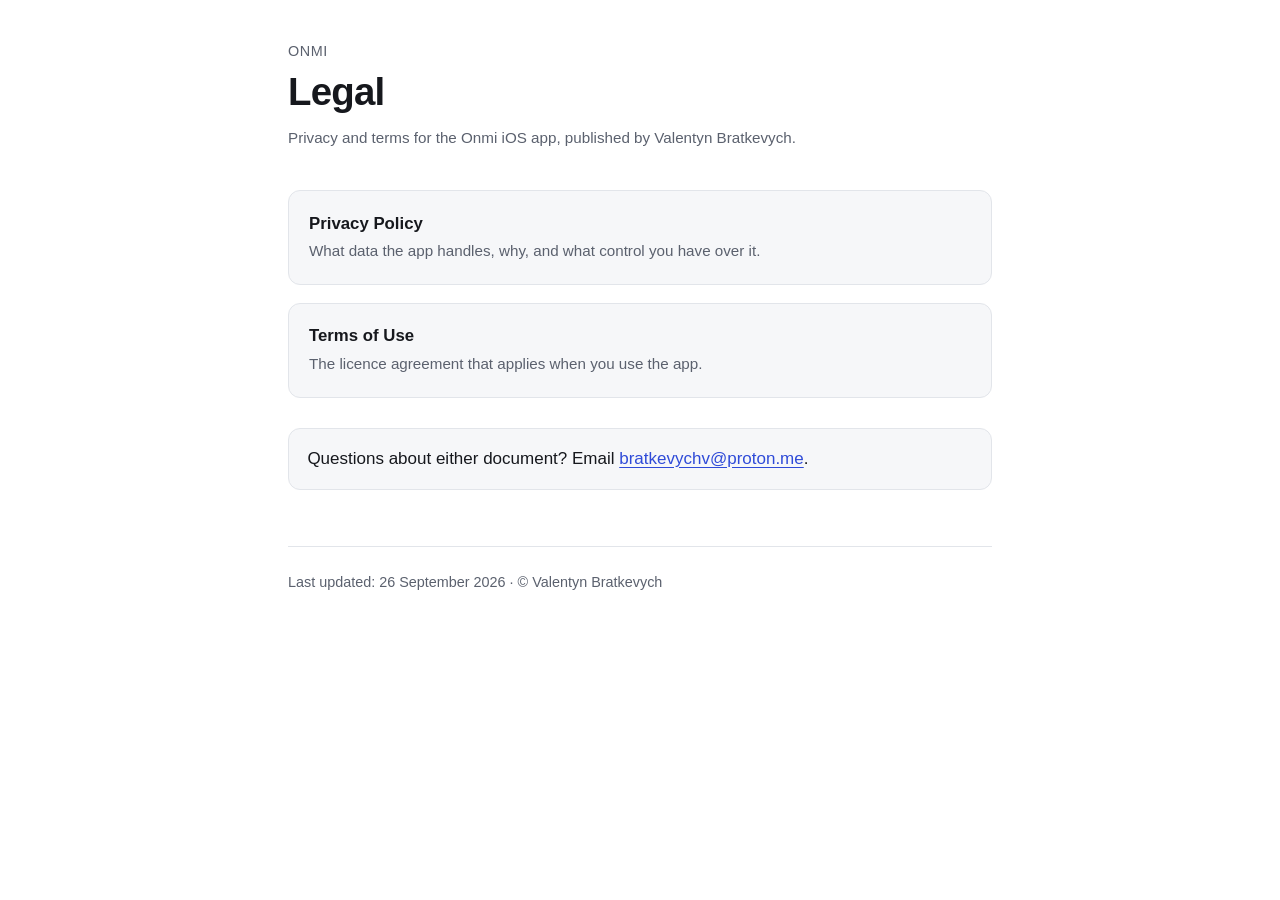
<file: index.html>
<!doctype html>
<html lang="en">
<head>
  <meta charset="utf-8">
  <meta name="viewport" content="width=device-width, initial-scale=1">
  <title>Onmi — Legal</title>
  <link rel="stylesheet" href="styles.css">
</head>
<body>
  <header>
    <p class="eyebrow">Onmi</p>
    <h1>Legal</h1>
    <p class="meta">Privacy and terms for the Onmi iOS app, published by Valentyn Bratkevych.</p>
  </header>

  <main>
    <ul class="card-list">
      <li>
        <a class="card" href="privacy-policy.html">
          <strong>Privacy Policy</strong>
          <span>What data the app handles, why, and what control you have over it.</span>
        </a>
      </li>
      <li>
        <a class="card" href="terms-of-service.html">
          <strong>Terms of Use</strong>
          <span>The licence agreement that applies when you use the app.</span>
        </a>
      </li>
    </ul>

    <div class="callout">
      <p>Questions about either document? Email <a href="mailto:bratkevychv@proton.me">bratkevychv@proton.me</a>.</p>
    </div>
  </main>

  <footer>
    <p>Last updated: 26 September 2026 · © Valentyn Bratkevych</p>
  </footer>
</body>
</html>
</file>
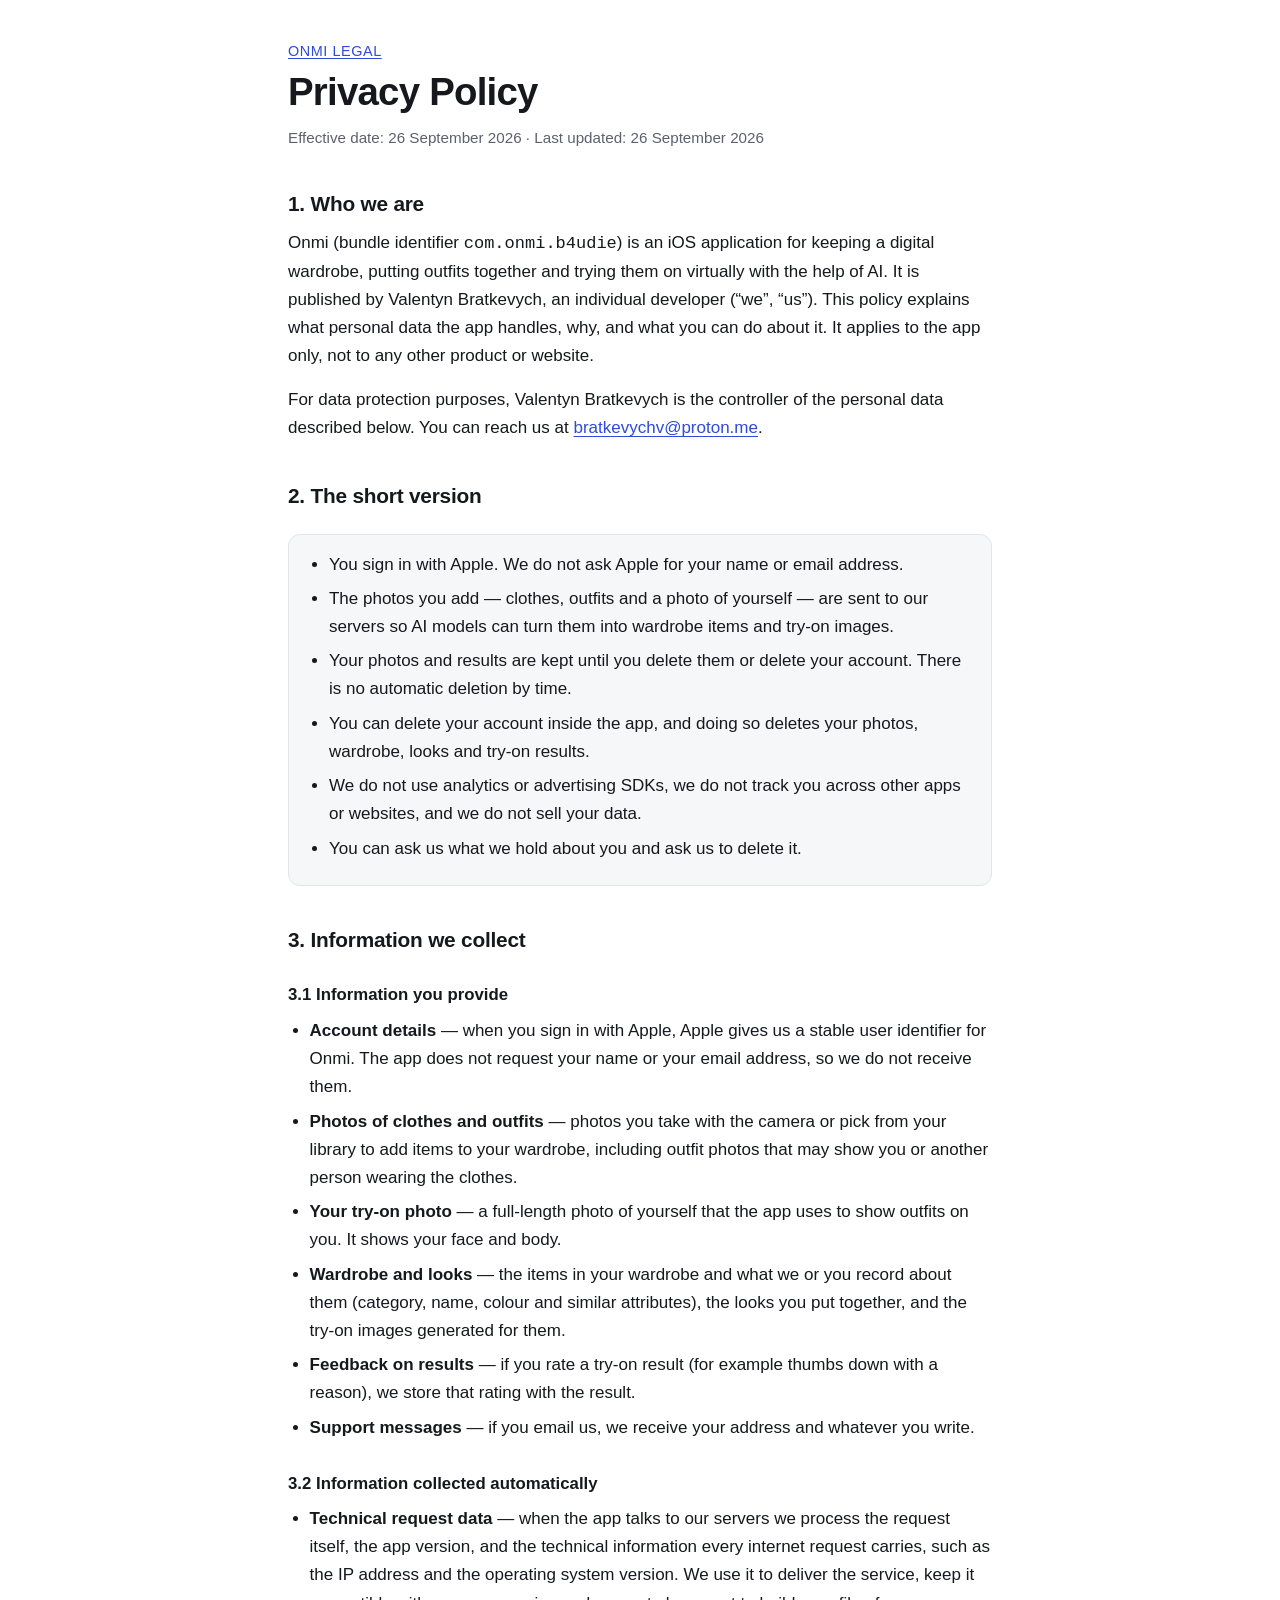
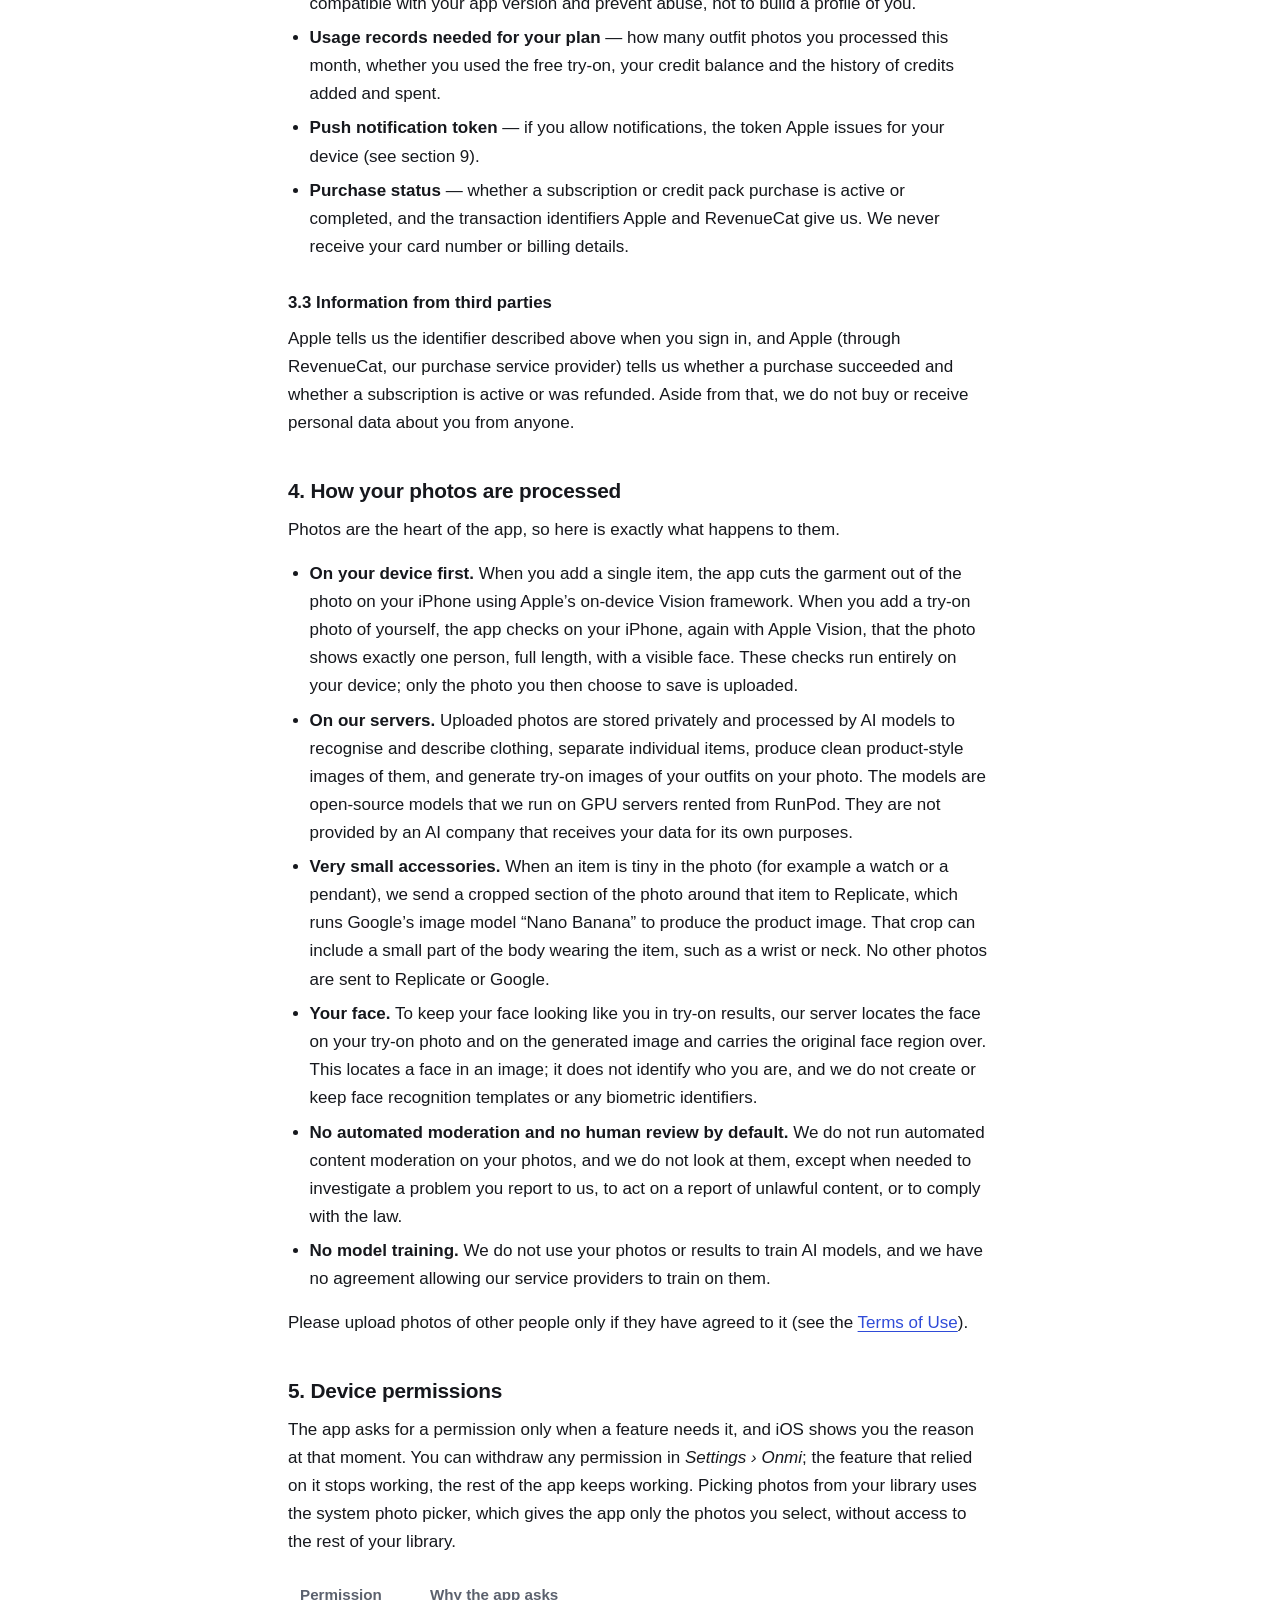
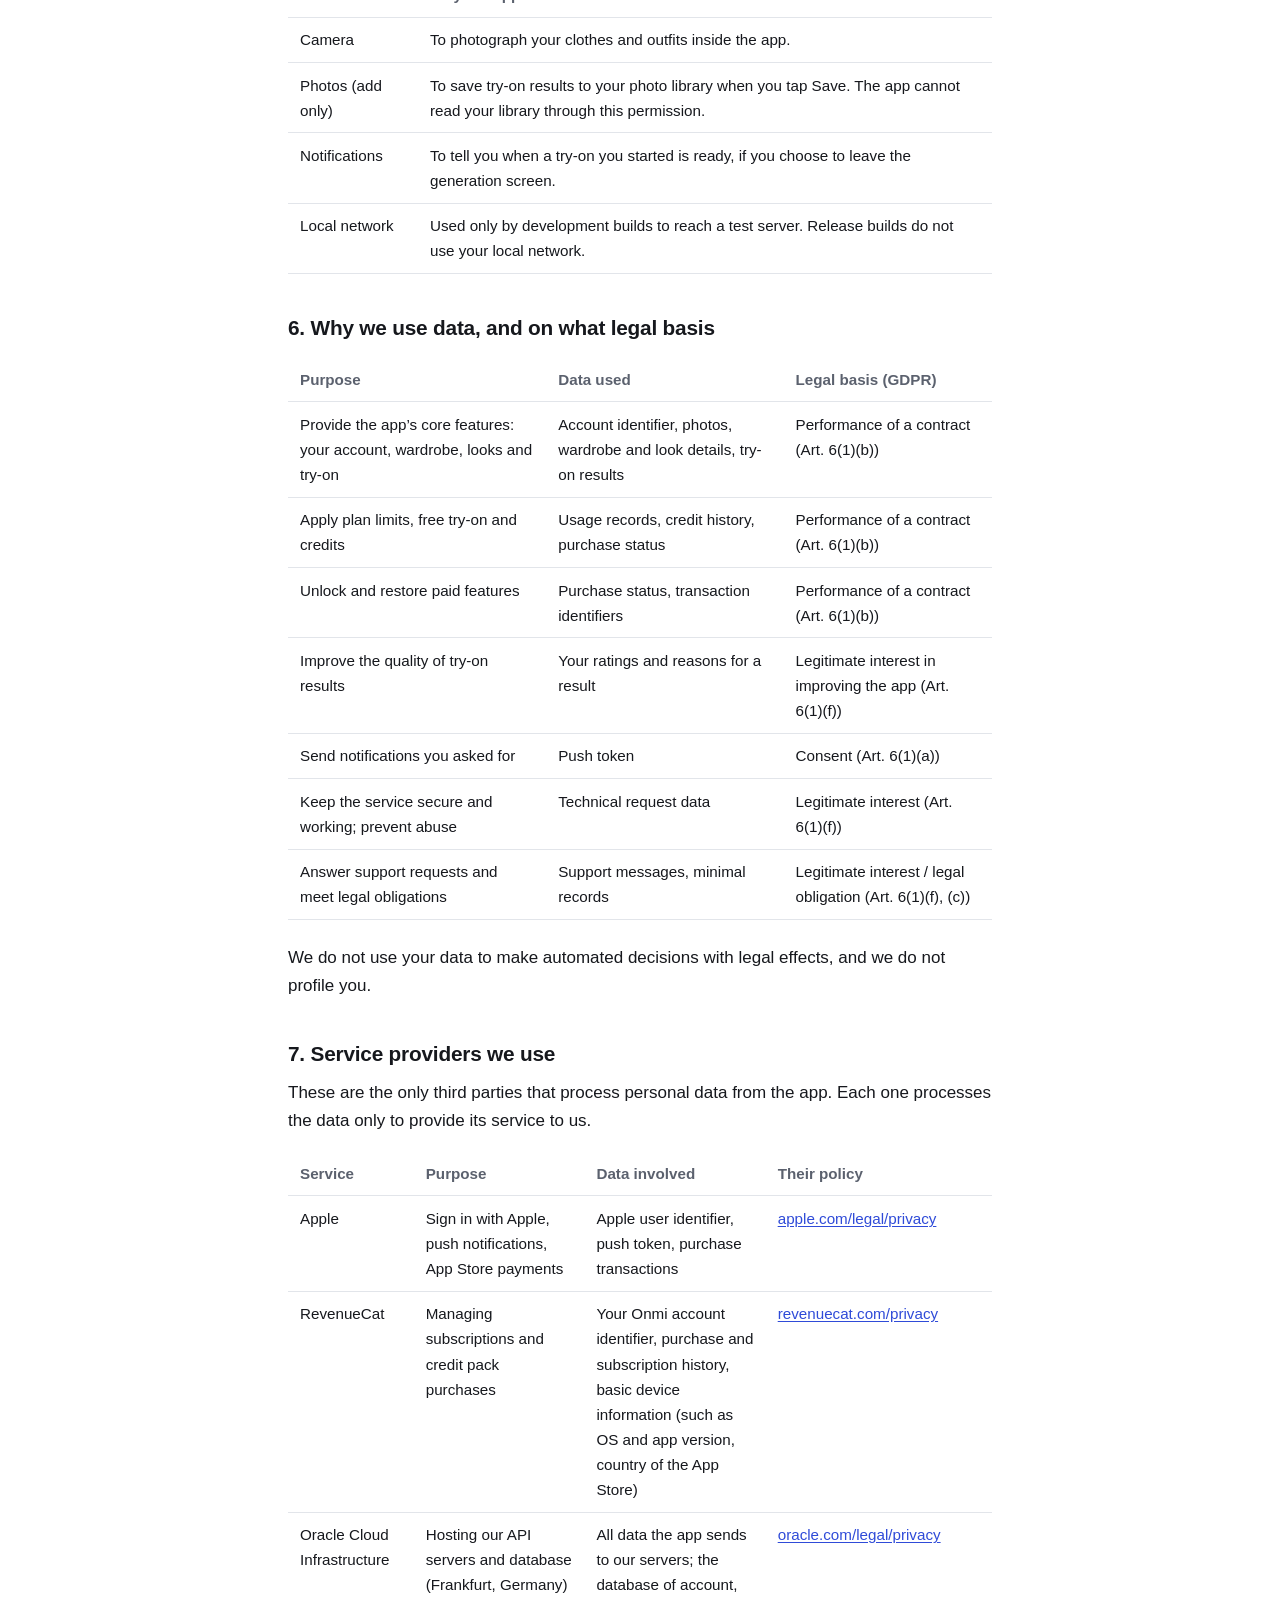
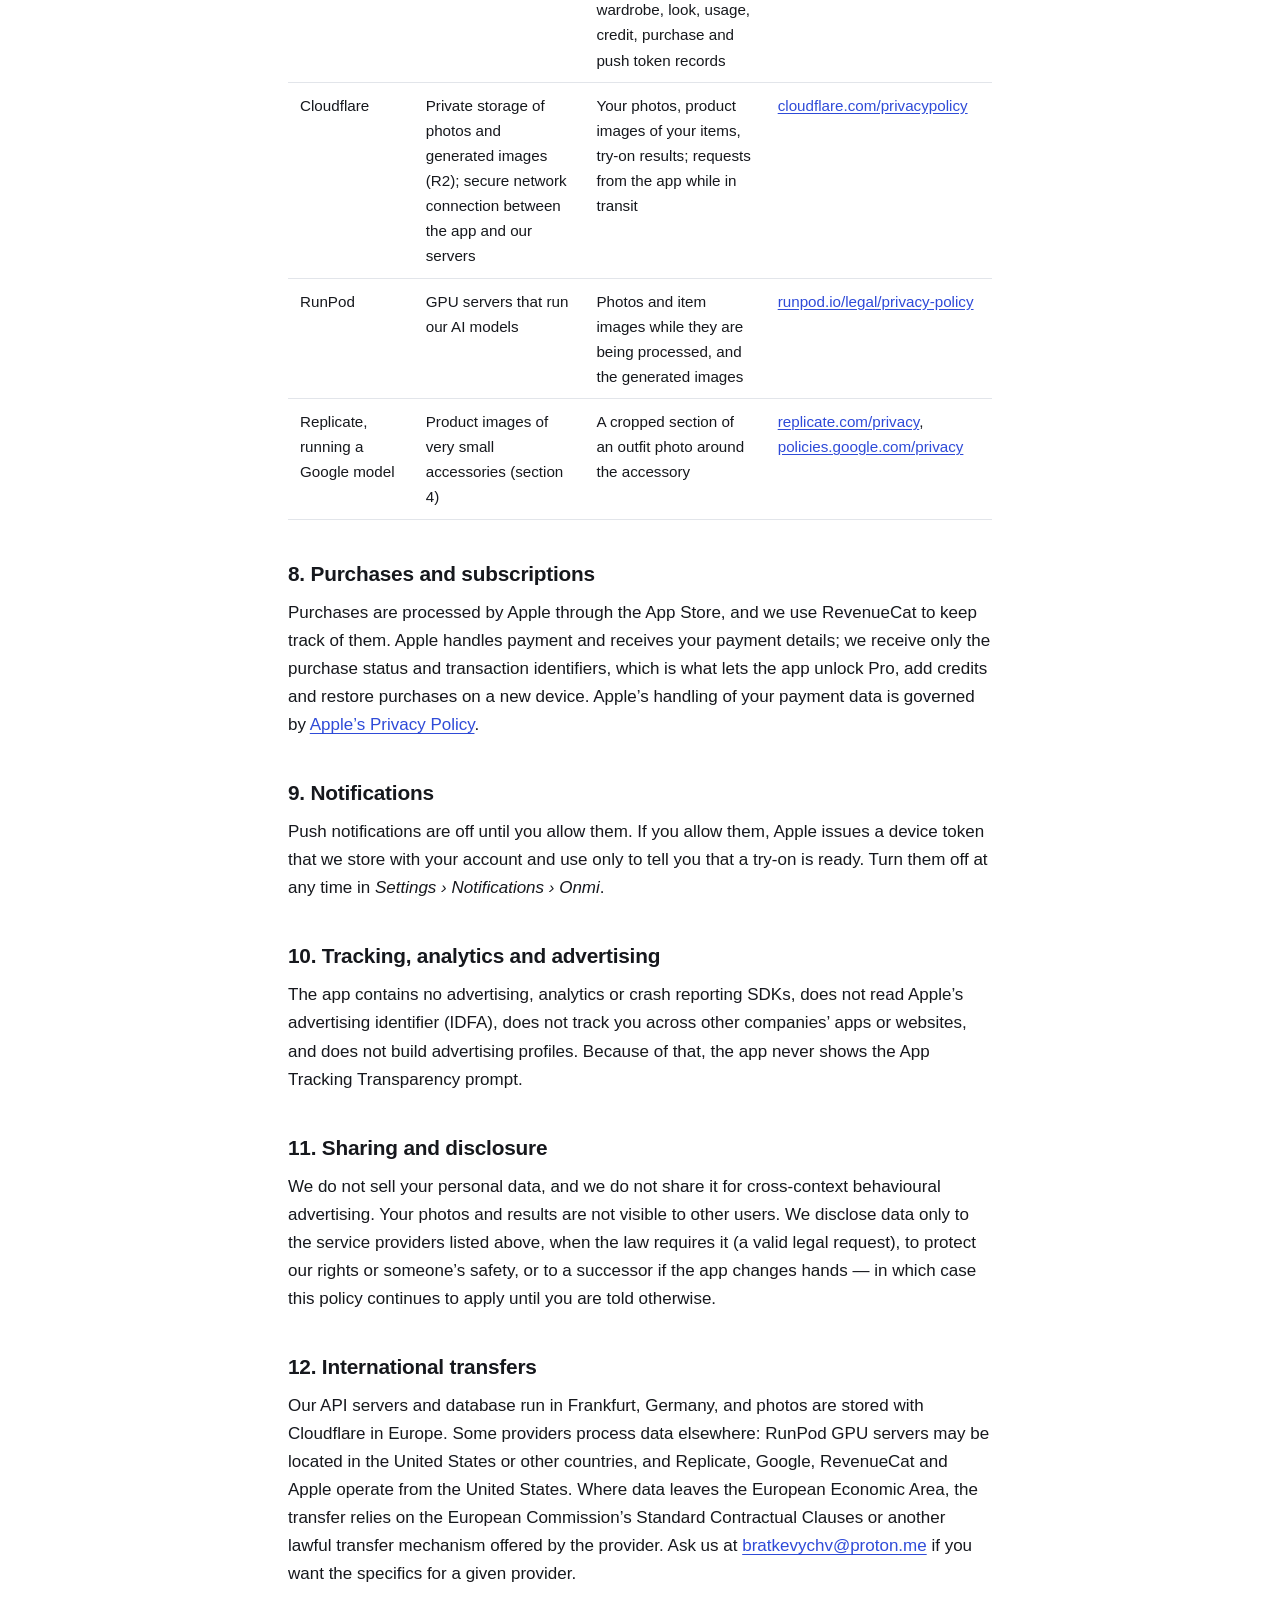
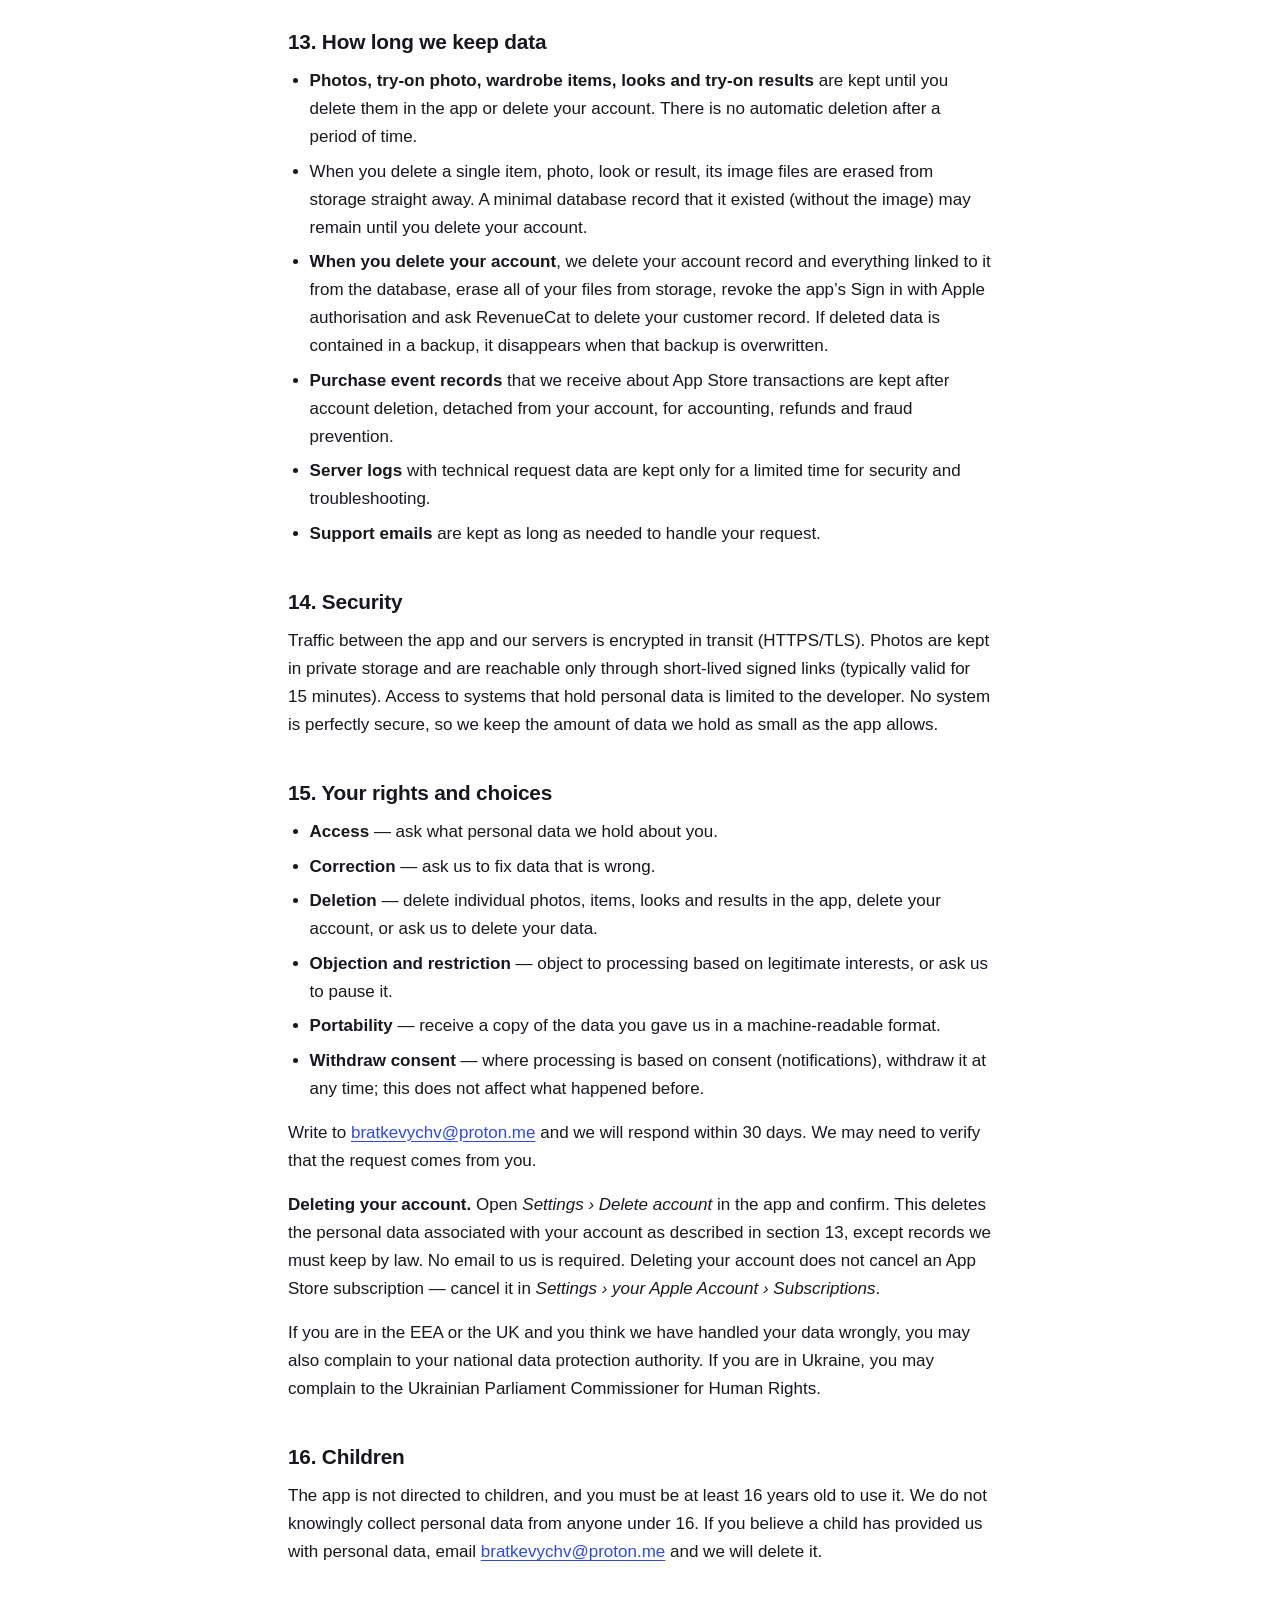
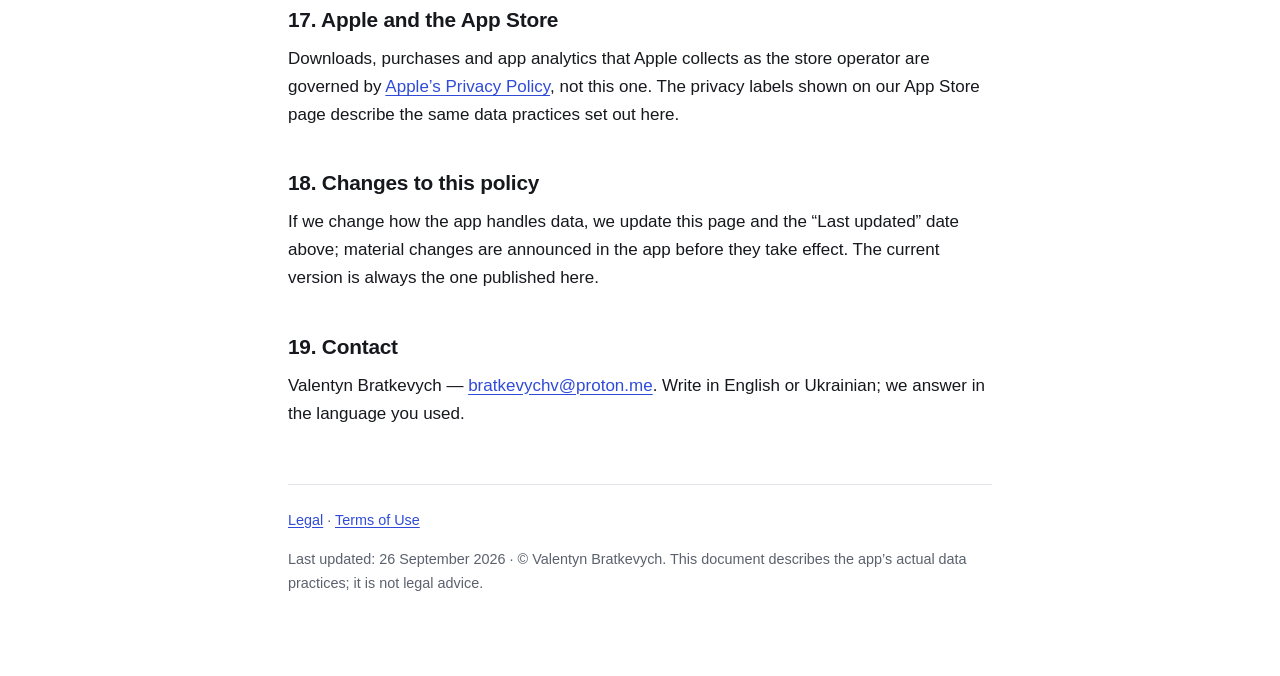
<file: privacy-policy.html>
<!doctype html>
<html lang="en">
<head>
  <meta charset="utf-8">
  <meta name="viewport" content="width=device-width, initial-scale=1">
  <title>Onmi — Privacy Policy</title>
  <link rel="stylesheet" href="styles.css">
</head>
<body>
  <header>
    <p class="eyebrow"><a href="index.html">Onmi Legal</a></p>
    <h1>Privacy Policy</h1>
    <p class="meta">Effective date: 26 September 2026 · Last updated: 26 September 2026</p>
  </header>

  <main>
    <h2>1. Who we are</h2>
    <p>
      Onmi (bundle identifier <code>com.onmi.b4udie</code>) is an iOS application for keeping a digital
      wardrobe, putting outfits together and trying them on virtually with the help of AI. It is
      published by Valentyn Bratkevych, an individual developer (&ldquo;we&rdquo;, &ldquo;us&rdquo;).
      This policy explains what personal data the app handles, why, and what you can do about it. It
      applies to the app only, not to any other product or website.
    </p>
    <p>
      For data protection purposes, Valentyn Bratkevych is the controller of the personal data described
      below. You can reach us at
      <a href="mailto:bratkevychv@proton.me">bratkevychv@proton.me</a>.
    </p>

    <h2>2. The short version</h2>
    <div class="callout">
      <ul>
        <li>You sign in with Apple. We do not ask Apple for your name or email address.</li>
        <li>The photos you add — clothes, outfits and a photo of yourself — are sent to our servers so AI models can turn them into wardrobe items and try-on images.</li>
        <li>Your photos and results are kept until you delete them or delete your account. There is no automatic deletion by time.</li>
        <li>You can delete your account inside the app, and doing so deletes your photos, wardrobe, looks and try-on results.</li>
        <li>We do not use analytics or advertising SDKs, we do not track you across other apps or websites, and we do not sell your data.</li>
        <li>You can ask us what we hold about you and ask us to delete it.</li>
      </ul>
    </div>

    <h2>3. Information we collect</h2>

    <h3>3.1 Information you provide</h3>
    <ul>
      <li><strong>Account details</strong> — when you sign in with Apple, Apple gives us a stable user identifier for Onmi. The app does not request your name or your email address, so we do not receive them.</li>
      <li><strong>Photos of clothes and outfits</strong> — photos you take with the camera or pick from your library to add items to your wardrobe, including outfit photos that may show you or another person wearing the clothes.</li>
      <li><strong>Your try-on photo</strong> — a full-length photo of yourself that the app uses to show outfits on you. It shows your face and body.</li>
      <li><strong>Wardrobe and looks</strong> — the items in your wardrobe and what we or you record about them (category, name, colour and similar attributes), the looks you put together, and the try-on images generated for them.</li>
      <li><strong>Feedback on results</strong> — if you rate a try-on result (for example thumbs down with a reason), we store that rating with the result.</li>
      <li><strong>Support messages</strong> — if you email us, we receive your address and whatever you write.</li>
    </ul>

    <h3>3.2 Information collected automatically</h3>
    <ul>
      <li><strong>Technical request data</strong> — when the app talks to our servers we process the request itself, the app version, and the technical information every internet request carries, such as the IP address and the operating system version. We use it to deliver the service, keep it compatible with your app version and prevent abuse, not to build a profile of you.</li>
      <li><strong>Usage records needed for your plan</strong> — how many outfit photos you processed this month, whether you used the free try-on, your credit balance and the history of credits added and spent.</li>
      <li><strong>Push notification token</strong> — if you allow notifications, the token Apple issues for your device (see section 9).</li>
      <li><strong>Purchase status</strong> — whether a subscription or credit pack purchase is active or completed, and the transaction identifiers Apple and RevenueCat give us. We never receive your card number or billing details.</li>
    </ul>

    <h3>3.3 Information from third parties</h3>
    <p>
      Apple tells us the identifier described above when you sign in, and Apple (through RevenueCat, our
      purchase service provider) tells us whether a purchase succeeded and whether a subscription is
      active or was refunded. Aside from that, we do not buy or receive personal data about you from
      anyone.
    </p>

    <h2>4. How your photos are processed</h2>
    <p>
      Photos are the heart of the app, so here is exactly what happens to them.
    </p>
    <ul>
      <li><strong>On your device first.</strong> When you add a single item, the app cuts the garment out of the photo on your iPhone using Apple&rsquo;s on-device Vision framework. When you add a try-on photo of yourself, the app checks on your iPhone, again with Apple Vision, that the photo shows exactly one person, full length, with a visible face. These checks run entirely on your device; only the photo you then choose to save is uploaded.</li>
      <li><strong>On our servers.</strong> Uploaded photos are stored privately and processed by AI models to recognise and describe clothing, separate individual items, produce clean product-style images of them, and generate try-on images of your outfits on your photo. The models are open-source models that we run on GPU servers rented from RunPod. They are not provided by an AI company that receives your data for its own purposes.</li>
      <li><strong>Very small accessories.</strong> When an item is tiny in the photo (for example a watch or a pendant), we send a cropped section of the photo around that item to Replicate, which runs Google&rsquo;s image model &ldquo;Nano Banana&rdquo; to produce the product image. That crop can include a small part of the body wearing the item, such as a wrist or neck. No other photos are sent to Replicate or Google.</li>
      <li><strong>Your face.</strong> To keep your face looking like you in try-on results, our server locates the face on your try-on photo and on the generated image and carries the original face region over. This locates a face in an image; it does not identify who you are, and we do not create or keep face recognition templates or any biometric identifiers.</li>
      <li><strong>No automated moderation and no human review by default.</strong> We do not run automated content moderation on your photos, and we do not look at them, except when needed to investigate a problem you report to us, to act on a report of unlawful content, or to comply with the law.</li>
      <li><strong>No model training.</strong> We do not use your photos or results to train AI models, and we have no agreement allowing our service providers to train on them.</li>
    </ul>
    <p>
      Please upload photos of other people only if they have agreed to it (see the
      <a href="terms-of-service.html">Terms of Use</a>).
    </p>

    <h2>5. Device permissions</h2>
    <p>
      The app asks for a permission only when a feature needs it, and iOS shows you the reason at that
      moment. You can withdraw any permission in <em>Settings &rsaquo; Onmi</em>; the feature that relied
      on it stops working, the rest of the app keeps working. Picking photos from your library uses the
      system photo picker, which gives the app only the photos you select, without access to the rest of
      your library.
    </p>
    <div class="table-wrap">
      <table>
        <thead><tr><th>Permission</th><th>Why the app asks</th></tr></thead>
        <tbody>
          <tr><td>Camera</td><td>To photograph your clothes and outfits inside the app.</td></tr>
          <tr><td>Photos (add only)</td><td>To save try-on results to your photo library when you tap Save. The app cannot read your library through this permission.</td></tr>
          <tr><td>Notifications</td><td>To tell you when a try-on you started is ready, if you choose to leave the generation screen.</td></tr>
          <tr><td>Local network</td><td>Used only by development builds to reach a test server. Release builds do not use your local network.</td></tr>
        </tbody>
      </table>
    </div>

    <h2>6. Why we use data, and on what legal basis</h2>
    <div class="table-wrap">
      <table>
        <thead><tr><th>Purpose</th><th>Data used</th><th>Legal basis (GDPR)</th></tr></thead>
        <tbody>
          <tr>
            <td>Provide the app&rsquo;s core features: your account, wardrobe, looks and try-on</td>
            <td>Account identifier, photos, wardrobe and look details, try-on results</td>
            <td>Performance of a contract (Art. 6(1)(b))</td>
          </tr>
          <tr>
            <td>Apply plan limits, free try-on and credits</td>
            <td>Usage records, credit history, purchase status</td>
            <td>Performance of a contract (Art. 6(1)(b))</td>
          </tr>
          <tr>
            <td>Unlock and restore paid features</td>
            <td>Purchase status, transaction identifiers</td>
            <td>Performance of a contract (Art. 6(1)(b))</td>
          </tr>
          <tr>
            <td>Improve the quality of try-on results</td>
            <td>Your ratings and reasons for a result</td>
            <td>Legitimate interest in improving the app (Art. 6(1)(f))</td>
          </tr>
          <tr>
            <td>Send notifications you asked for</td>
            <td>Push token</td>
            <td>Consent (Art. 6(1)(a))</td>
          </tr>
          <tr>
            <td>Keep the service secure and working; prevent abuse</td>
            <td>Technical request data</td>
            <td>Legitimate interest (Art. 6(1)(f))</td>
          </tr>
          <tr>
            <td>Answer support requests and meet legal obligations</td>
            <td>Support messages, minimal records</td>
            <td>Legitimate interest / legal obligation (Art. 6(1)(f), (c))</td>
          </tr>
        </tbody>
      </table>
    </div>
    <p>We do not use your data to make automated decisions with legal effects, and we do not profile you.</p>

    <h2>7. Service providers we use</h2>
    <p>
      These are the only third parties that process personal data from the app. Each one processes the
      data only to provide its service to us.
    </p>
    <div class="table-wrap">
      <table>
        <thead><tr><th>Service</th><th>Purpose</th><th>Data involved</th><th>Their policy</th></tr></thead>
        <tbody>
          <tr>
            <td>Apple</td>
            <td>Sign in with Apple, push notifications, App Store payments</td>
            <td>Apple user identifier, push token, purchase transactions</td>
            <td><a href="https://www.apple.com/legal/privacy/" rel="noopener">apple.com/legal/privacy</a></td>
          </tr>
          <tr>
            <td>RevenueCat</td>
            <td>Managing subscriptions and credit pack purchases</td>
            <td>Your Onmi account identifier, purchase and subscription history, basic device information (such as OS and app version, country of the App Store)</td>
            <td><a href="https://www.revenuecat.com/privacy" rel="noopener">revenuecat.com/privacy</a></td>
          </tr>
          <tr>
            <td>Oracle Cloud Infrastructure</td>
            <td>Hosting our API servers and database (Frankfurt, Germany)</td>
            <td>All data the app sends to our servers; the database of account, wardrobe, look, usage, credit, purchase and push token records</td>
            <td><a href="https://www.oracle.com/legal/privacy/" rel="noopener">oracle.com/legal/privacy</a></td>
          </tr>
          <tr>
            <td>Cloudflare</td>
            <td>Private storage of photos and generated images (R2); secure network connection between the app and our servers</td>
            <td>Your photos, product images of your items, try-on results; requests from the app while in transit</td>
            <td><a href="https://www.cloudflare.com/privacypolicy/" rel="noopener">cloudflare.com/privacypolicy</a></td>
          </tr>
          <tr>
            <td>RunPod</td>
            <td>GPU servers that run our AI models</td>
            <td>Photos and item images while they are being processed, and the generated images</td>
            <td><a href="https://www.runpod.io/legal/privacy-policy" rel="noopener">runpod.io/legal/privacy-policy</a></td>
          </tr>
          <tr>
            <td>Replicate, running a Google model</td>
            <td>Product images of very small accessories (section 4)</td>
            <td>A cropped section of an outfit photo around the accessory</td>
            <td><a href="https://replicate.com/privacy" rel="noopener">replicate.com/privacy</a>, <a href="https://policies.google.com/privacy" rel="noopener">policies.google.com/privacy</a></td>
          </tr>
        </tbody>
      </table>
    </div>

    <h2>8. Purchases and subscriptions</h2>
    <p>
      Purchases are processed by Apple through the App Store, and we use RevenueCat to keep track of them.
      Apple handles payment and receives your payment details; we receive only the purchase status and
      transaction identifiers, which is what lets the app unlock Pro, add credits and restore purchases
      on a new device. Apple&rsquo;s handling of your payment data is governed by
      <a href="https://www.apple.com/legal/privacy/" rel="noopener">Apple&rsquo;s Privacy Policy</a>.
    </p>

    <h2>9. Notifications</h2>
    <p>
      Push notifications are off until you allow them. If you allow them, Apple issues a device token that
      we store with your account and use only to tell you that a try-on is ready. Turn them off at any
      time in <em>Settings &rsaquo; Notifications &rsaquo; Onmi</em>.
    </p>

    <h2>10. Tracking, analytics and advertising</h2>
    <p>
      The app contains no advertising, analytics or crash reporting SDKs, does not read Apple&rsquo;s
      advertising identifier (IDFA), does not track you across other companies&rsquo; apps or websites,
      and does not build advertising profiles. Because of that, the app never shows the App Tracking
      Transparency prompt.
    </p>

    <h2>11. Sharing and disclosure</h2>
    <p>
      We do not sell your personal data, and we do not share it for cross-context behavioural
      advertising. Your photos and results are not visible to other users. We disclose data only to the
      service providers listed above, when the law requires it (a valid legal request), to protect our
      rights or someone&rsquo;s safety, or to a successor if the app changes hands — in which case this
      policy continues to apply until you are told otherwise.
    </p>

    <h2>12. International transfers</h2>
    <p>
      Our API servers and database run in Frankfurt, Germany, and photos are stored with Cloudflare in
      Europe. Some providers process data elsewhere: RunPod GPU servers may be located in the United
      States or other countries, and Replicate, Google, RevenueCat and Apple operate from the United
      States. Where data leaves the European Economic Area, the transfer
      relies on the European Commission&rsquo;s Standard Contractual Clauses or another lawful transfer
      mechanism offered by the provider. Ask us at
      <a href="mailto:bratkevychv@proton.me">bratkevychv@proton.me</a> if you want the specifics for a
      given provider.
    </p>

    <h2>13. How long we keep data</h2>
    <ul>
      <li><strong>Photos, try-on photo, wardrobe items, looks and try-on results</strong> are kept until you delete them in the app or delete your account. There is no automatic deletion after a period of time.</li>
      <li>When you delete a single item, photo, look or result, its image files are erased from storage straight away. A minimal database record that it existed (without the image) may remain until you delete your account.</li>
      <li><strong>When you delete your account</strong>, we delete your account record and everything linked to it from the database, erase all of your files from storage, revoke the app&rsquo;s Sign in with Apple authorisation and ask RevenueCat to delete your customer record. If deleted data is contained in a backup, it disappears when that backup is overwritten.</li>
      <li><strong>Purchase event records</strong> that we receive about App Store transactions are kept after account deletion, detached from your account, for accounting, refunds and fraud prevention.</li>
      <li><strong>Server logs</strong> with technical request data are kept only for a limited time for security and troubleshooting.</li>
      <li><strong>Support emails</strong> are kept as long as needed to handle your request.</li>
    </ul>

    <h2>14. Security</h2>
    <p>
      Traffic between the app and our servers is encrypted in transit (HTTPS/TLS). Photos are kept in
      private storage and are reachable only through short-lived signed links (typically valid for 15 minutes). Access
      to systems that hold personal data is limited to the developer. No system is perfectly secure, so we
      keep the amount of data we hold as small as the app allows.
    </p>

    <h2>15. Your rights and choices</h2>
    <ul>
      <li><strong>Access</strong> — ask what personal data we hold about you.</li>
      <li><strong>Correction</strong> — ask us to fix data that is wrong.</li>
      <li><strong>Deletion</strong> — delete individual photos, items, looks and results in the app, delete your account, or ask us to delete your data.</li>
      <li><strong>Objection and restriction</strong> — object to processing based on legitimate interests, or ask us to pause it.</li>
      <li><strong>Portability</strong> — receive a copy of the data you gave us in a machine-readable format.</li>
      <li><strong>Withdraw consent</strong> — where processing is based on consent (notifications), withdraw it at any time; this does not affect what happened before.</li>
    </ul>
    <p>
      Write to <a href="mailto:bratkevychv@proton.me">bratkevychv@proton.me</a> and we will respond within
      30 days. We may need to verify that the request comes from you.
    </p>
    <p>
      <strong>Deleting your account.</strong> Open <em>Settings &rsaquo; Delete account</em> in the app
      and confirm. This deletes the personal data associated with your account as described in section
      13, except records we must keep by law. No email to us is required. Deleting your account does
      not cancel an App Store subscription — cancel it in
      <em>Settings &rsaquo; your Apple Account &rsaquo; Subscriptions</em>.
    </p>
    <p>
      If you are in the EEA or the UK and you think we have handled your data wrongly, you may also
      complain to your national data protection authority. If you are in Ukraine, you may complain to
      the Ukrainian Parliament Commissioner for Human Rights.
    </p>

    <h2>16. Children</h2>
    <p>
      The app is not directed to children, and you must be at least 16 years old to use it. We do not
      knowingly collect personal data from anyone under 16. If you believe a child has provided us with
      personal data, email <a href="mailto:bratkevychv@proton.me">bratkevychv@proton.me</a> and we will
      delete it.
    </p>

    <h2>17. Apple and the App Store</h2>
    <p>
      Downloads, purchases and app analytics that Apple collects as the store operator are governed by
      <a href="https://www.apple.com/legal/privacy/" rel="noopener">Apple&rsquo;s Privacy Policy</a>,
      not this one. The privacy labels shown on our App Store page describe the same data practices set
      out here.
    </p>

    <h2>18. Changes to this policy</h2>
    <p>
      If we change how the app handles data, we update this page and the &ldquo;Last updated&rdquo; date
      above; material changes are announced in the app before they take effect. The current version is
      always the one published here.
    </p>

    <h2>19. Contact</h2>
    <p>
      Valentyn Bratkevych — <a href="mailto:bratkevychv@proton.me">bratkevychv@proton.me</a>. Write in
      English or Ukrainian; we answer in the language you used.
    </p>
  </main>

  <footer>
    <p>
      <a href="index.html">Legal</a> · <a href="terms-of-service.html">Terms of Use</a>
    </p>
    <p>
      Last updated: 26 September 2026 · © Valentyn Bratkevych. This document describes the app&rsquo;s
      actual data practices; it is not legal advice.
    </p>
  </footer>
</body>
</html>
</file>
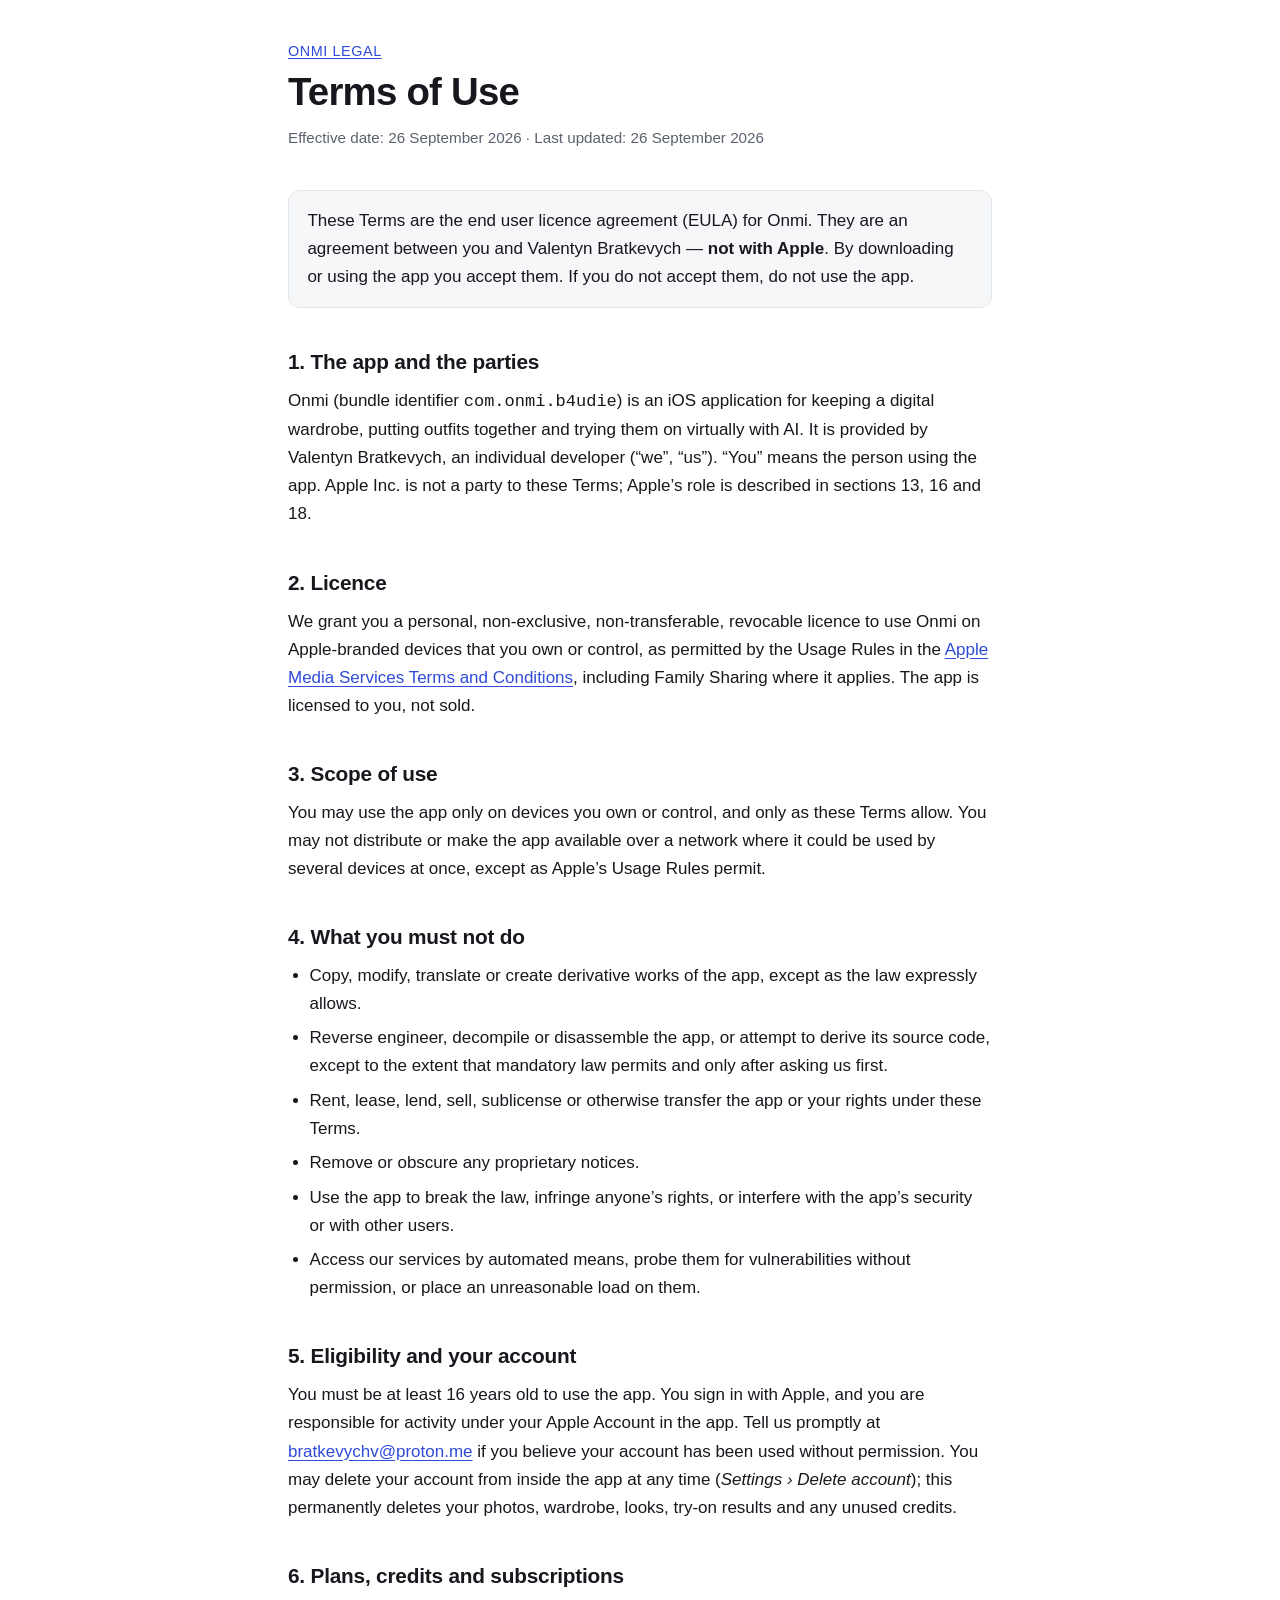
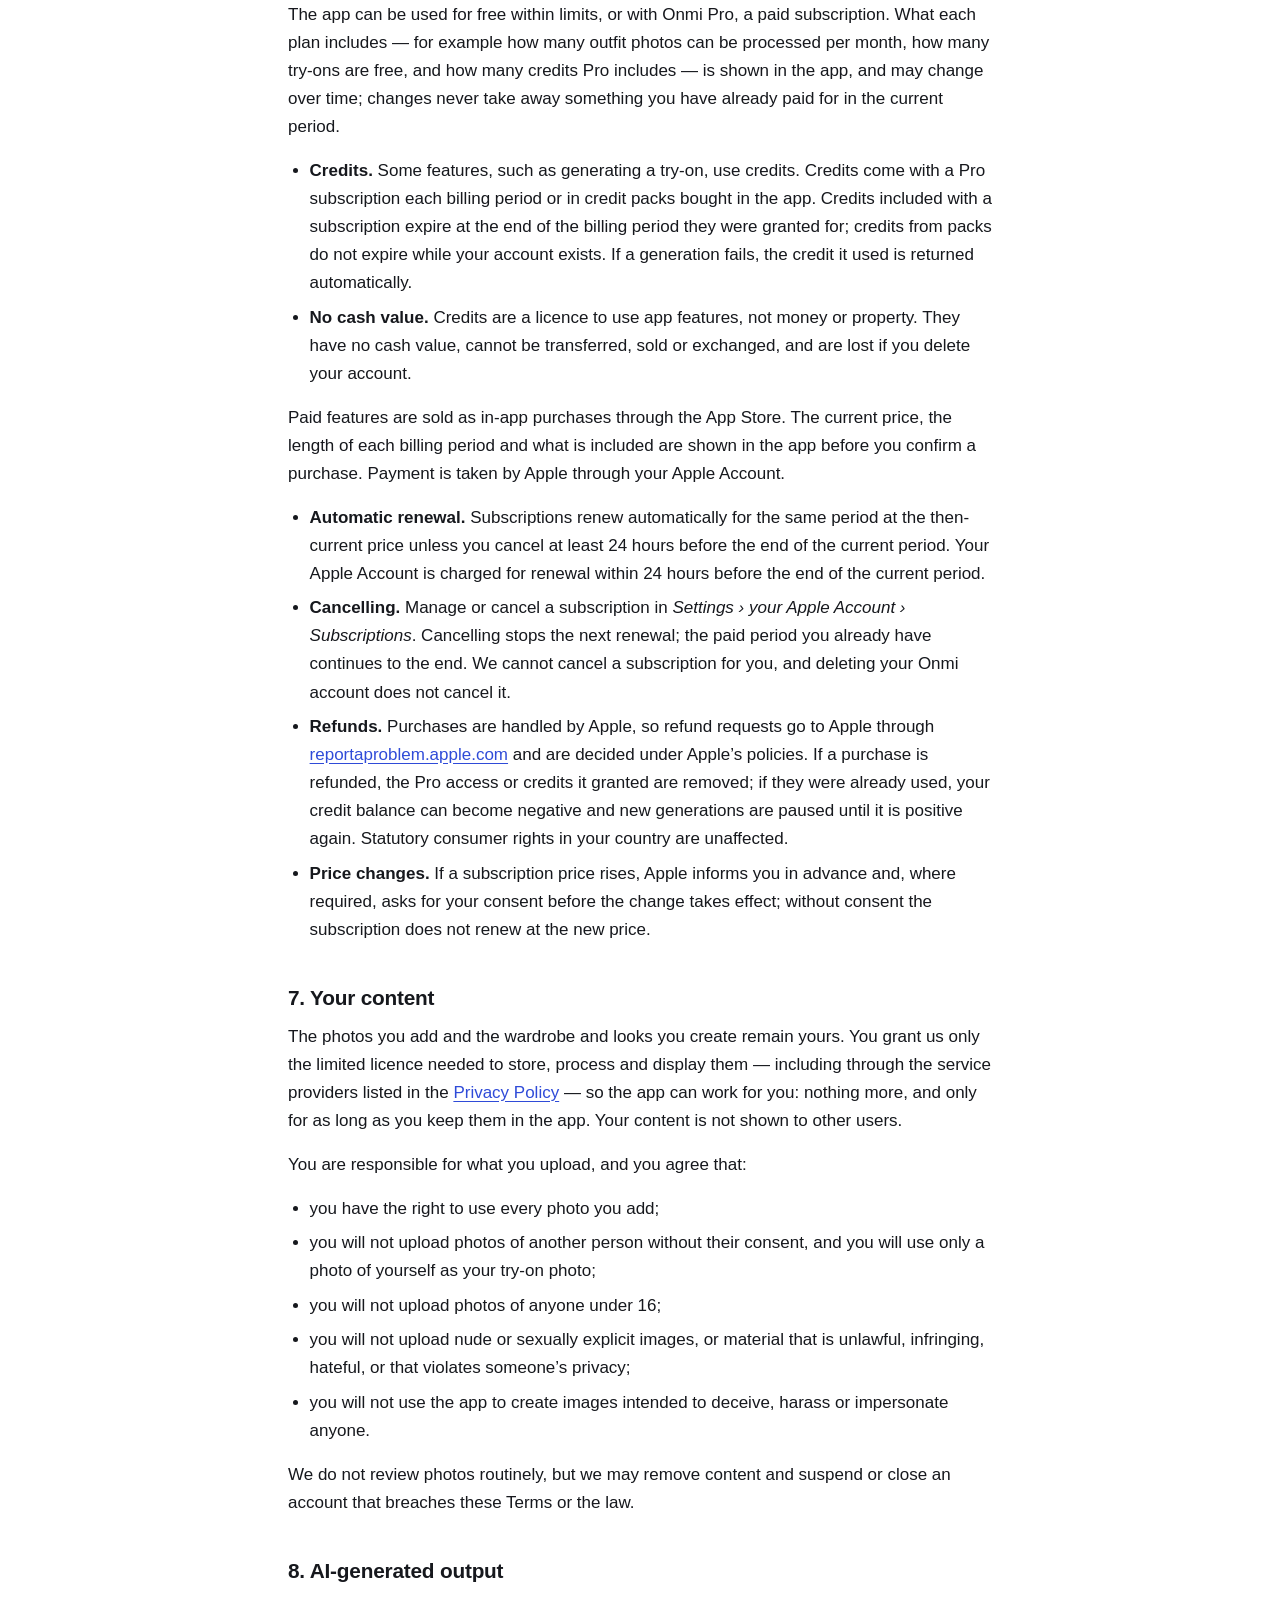
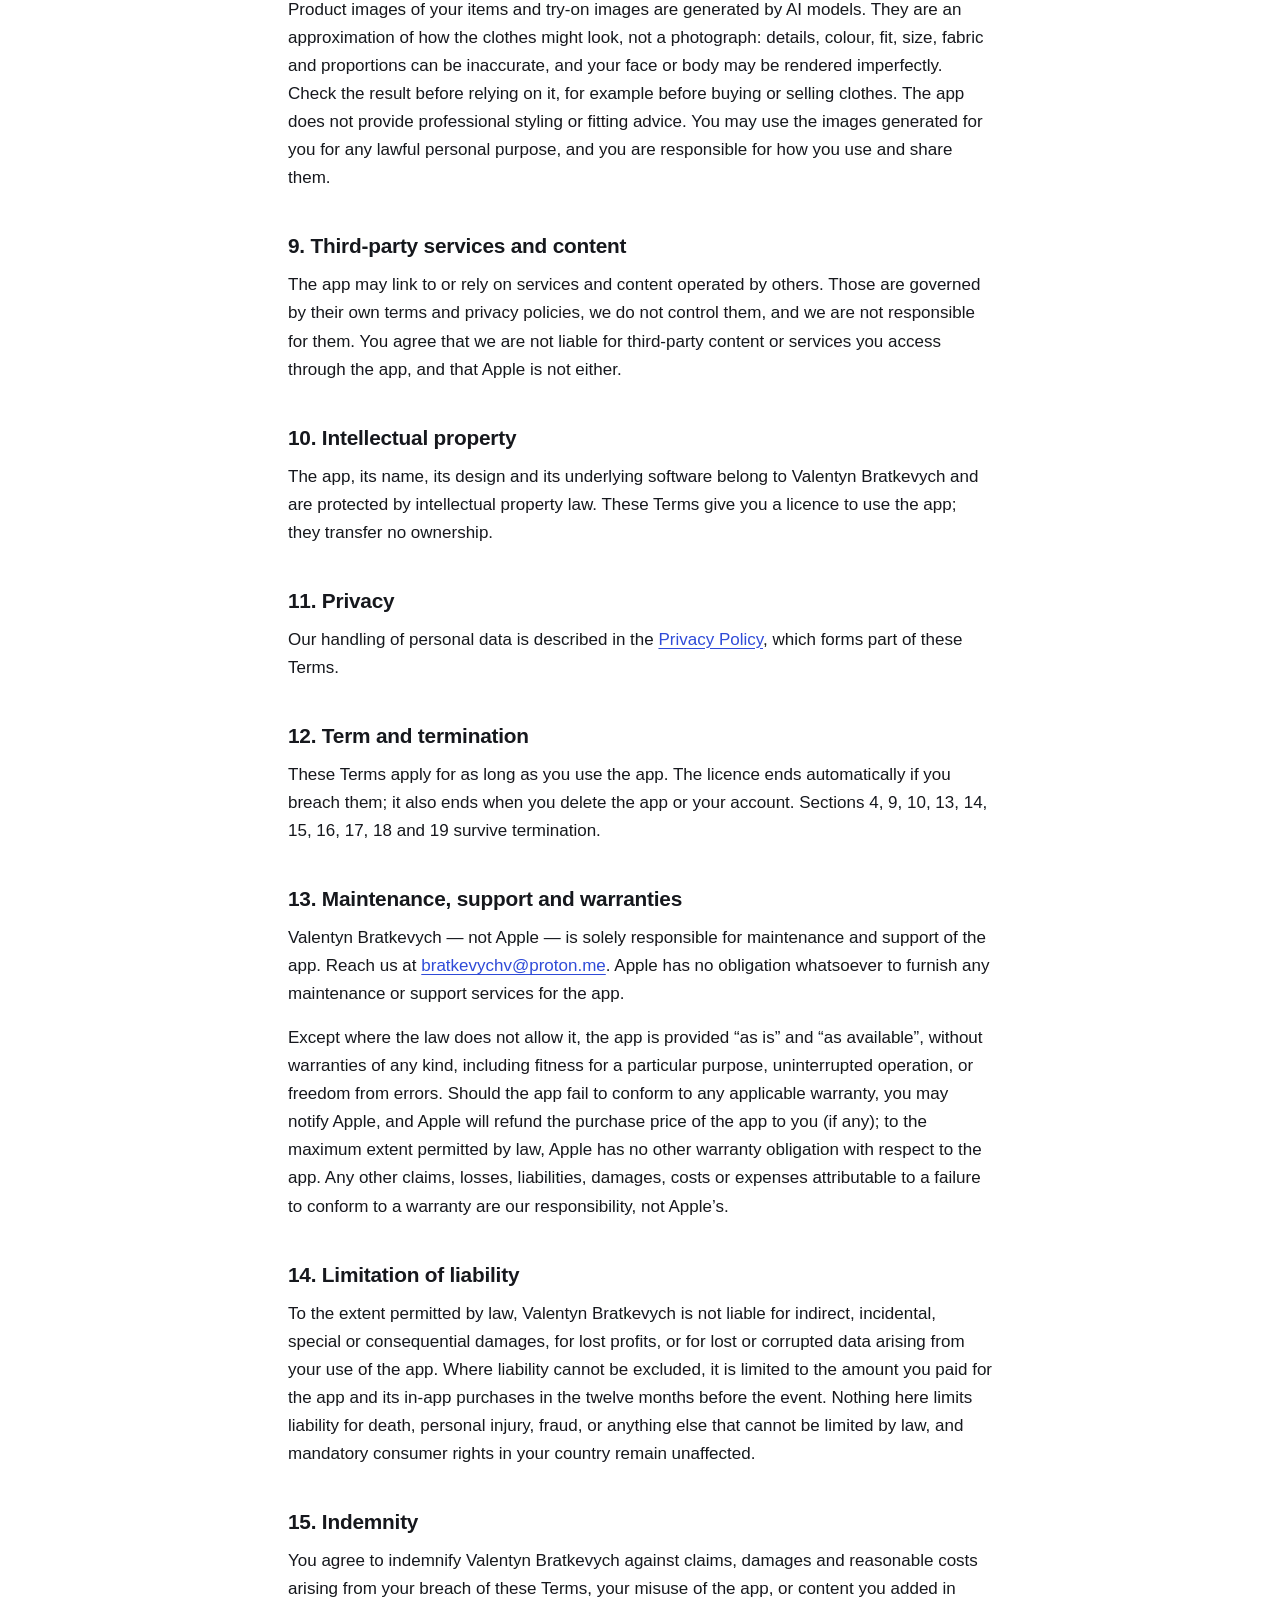
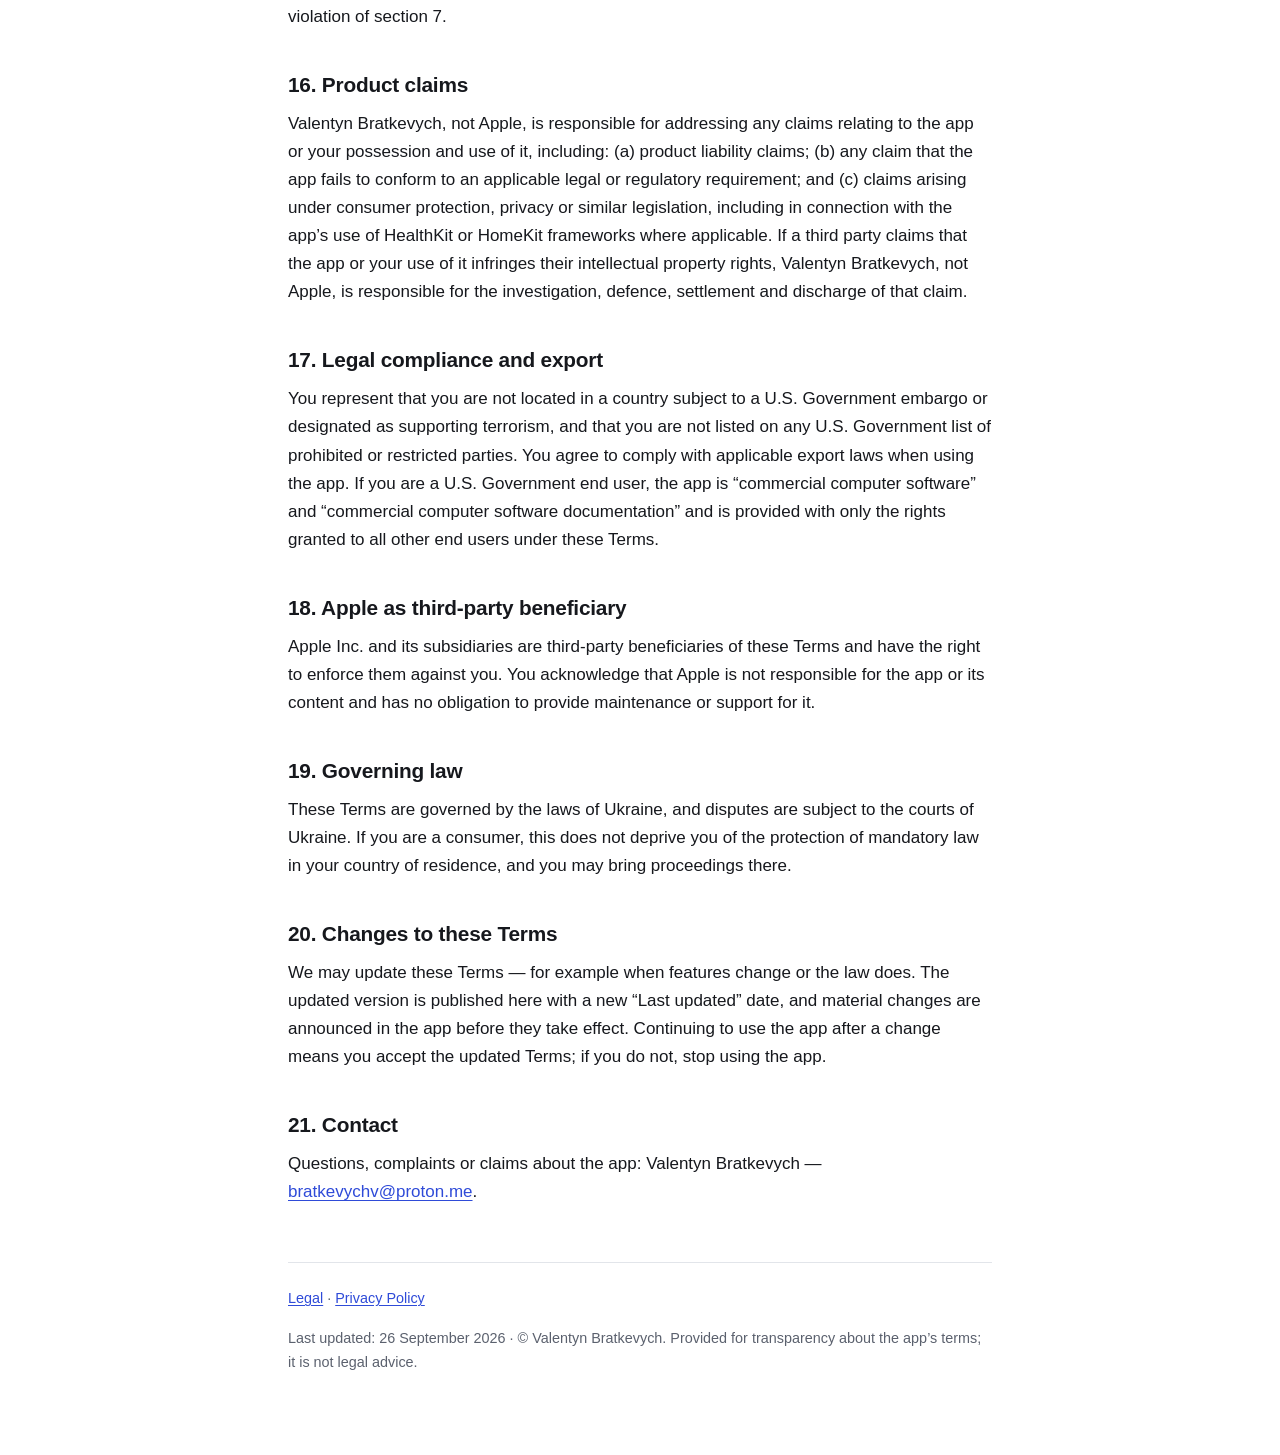
<file: terms-of-service.html>
<!doctype html>
<html lang="en">
<head>
  <meta charset="utf-8">
  <meta name="viewport" content="width=device-width, initial-scale=1">
  <title>Onmi — Terms of Use</title>
  <link rel="stylesheet" href="styles.css">
</head>
<body>
  <header>
    <p class="eyebrow"><a href="index.html">Onmi Legal</a></p>
    <h1>Terms of Use</h1>
    <p class="meta">Effective date: 26 September 2026 · Last updated: 26 September 2026</p>
  </header>

  <main>
    <div class="callout">
      <p>
        These Terms are the end user licence agreement (EULA) for Onmi. They are an agreement between you
        and Valentyn Bratkevych — <strong>not with Apple</strong>. By downloading or using the app you
        accept them. If you do not accept them, do not use the app.
      </p>
    </div>

    <h2>1. The app and the parties</h2>
    <p>
      Onmi (bundle identifier <code>com.onmi.b4udie</code>) is an iOS application for keeping a digital
      wardrobe, putting outfits together and trying them on virtually with AI. It is provided by Valentyn
      Bratkevych, an individual developer (&ldquo;we&rdquo;, &ldquo;us&rdquo;). &ldquo;You&rdquo; means
      the person using the app. Apple Inc. is not a party to these Terms; Apple&rsquo;s role is described
      in sections 13, 16 and 18.
    </p>

    <h2>2. Licence</h2>
    <p>
      We grant you a personal, non-exclusive, non-transferable, revocable licence to use Onmi on
      Apple-branded devices that you own or control, as permitted by the Usage Rules in the
      <a href="https://www.apple.com/legal/internet-services/itunes/" rel="noopener">Apple Media
      Services Terms and Conditions</a>, including Family Sharing where it applies. The app is licensed
      to you, not sold.
    </p>

    <h2>3. Scope of use</h2>
    <p>
      You may use the app only on devices you own or control, and only as these Terms allow. You may not
      distribute or make the app available over a network where it could be used by several devices at
      once, except as Apple&rsquo;s Usage Rules permit.
    </p>

    <h2>4. What you must not do</h2>
    <ul>
      <li>Copy, modify, translate or create derivative works of the app, except as the law expressly allows.</li>
      <li>Reverse engineer, decompile or disassemble the app, or attempt to derive its source code, except to the extent that mandatory law permits and only after asking us first.</li>
      <li>Rent, lease, lend, sell, sublicense or otherwise transfer the app or your rights under these Terms.</li>
      <li>Remove or obscure any proprietary notices.</li>
      <li>Use the app to break the law, infringe anyone&rsquo;s rights, or interfere with the app&rsquo;s security or with other users.</li>
      <li>Access our services by automated means, probe them for vulnerabilities without permission, or place an unreasonable load on them.</li>
    </ul>

    <h2>5. Eligibility and your account</h2>
    <p>
      You must be at least 16 years old to use the app. You sign in with Apple, and you are responsible
      for activity under your Apple Account in the app. Tell us promptly at
      <a href="mailto:bratkevychv@proton.me">bratkevychv@proton.me</a> if you believe your account has
      been used without permission. You may delete your account from inside the app at any time
      (<em>Settings &rsaquo; Delete account</em>); this permanently deletes your photos, wardrobe, looks,
      try-on results and any unused credits.
    </p>

    <h2>6. Plans, credits and subscriptions</h2>
    <p>
      The app can be used for free within limits, or with Onmi Pro, a paid subscription. What each plan
      includes — for example how many outfit photos can be processed per month, how many try-ons are
      free, and how many credits Pro includes — is shown in the app, and may change over time; changes
      never take away something you have already paid for in the current period.
    </p>
    <ul>
      <li><strong>Credits.</strong> Some features, such as generating a try-on, use credits. Credits come with a Pro subscription each billing period or in credit packs bought in the app. Credits included with a subscription expire at the end of the billing period they were granted for; credits from packs do not expire while your account exists. If a generation fails, the credit it used is returned automatically.</li>
      <li><strong>No cash value.</strong> Credits are a licence to use app features, not money or property. They have no cash value, cannot be transferred, sold or exchanged, and are lost if you delete your account.</li>
    </ul>
    <p>
      Paid features are sold as in-app purchases through the App Store. The current price, the length of
      each billing period and what is included are shown in the app before you confirm a purchase.
      Payment is taken by Apple through your Apple Account.
    </p>
    <ul>
      <li><strong>Automatic renewal.</strong> Subscriptions renew automatically for the same period at the then-current price unless you cancel at least 24 hours before the end of the current period. Your Apple Account is charged for renewal within 24 hours before the end of the current period.</li>
      <li><strong>Cancelling.</strong> Manage or cancel a subscription in <em>Settings &rsaquo; your Apple Account &rsaquo; Subscriptions</em>. Cancelling stops the next renewal; the paid period you already have continues to the end. We cannot cancel a subscription for you, and deleting your Onmi account does not cancel it.</li>
      <li><strong>Refunds.</strong> Purchases are handled by Apple, so refund requests go to Apple through <a href="https://reportaproblem.apple.com" rel="noopener">reportaproblem.apple.com</a> and are decided under Apple&rsquo;s policies. If a purchase is refunded, the Pro access or credits it granted are removed; if they were already used, your credit balance can become negative and new generations are paused until it is positive again. Statutory consumer rights in your country are unaffected.</li>
      <li><strong>Price changes.</strong> If a subscription price rises, Apple informs you in advance and, where required, asks for your consent before the change takes effect; without consent the subscription does not renew at the new price.</li>
    </ul>

    <h2>7. Your content</h2>
    <p>
      The photos you add and the wardrobe and looks you create remain yours. You grant us only the
      limited licence needed to store, process and display them — including through the service
      providers listed in the <a href="privacy-policy.html">Privacy Policy</a> — so the app can work for
      you: nothing more, and only for as long as you keep them in the app. Your content is not shown to
      other users.
    </p>
    <p>You are responsible for what you upload, and you agree that:</p>
    <ul>
      <li>you have the right to use every photo you add;</li>
      <li>you will not upload photos of another person without their consent, and you will use only a photo of yourself as your try-on photo;</li>
      <li>you will not upload photos of anyone under 16;</li>
      <li>you will not upload nude or sexually explicit images, or material that is unlawful, infringing, hateful, or that violates someone&rsquo;s privacy;</li>
      <li>you will not use the app to create images intended to deceive, harass or impersonate anyone.</li>
    </ul>
    <p>
      We do not review photos routinely, but we may remove content and suspend or close an account that
      breaches these Terms or the law.
    </p>

    <h2>8. AI-generated output</h2>
    <p>
      Product images of your items and try-on images are generated by AI models. They are an
      approximation of how the clothes might look, not a photograph: details, colour, fit, size, fabric
      and proportions can be inaccurate, and your face or body may be rendered imperfectly. Check the
      result before relying on it, for example before buying or selling clothes. The app does not provide
      professional styling or fitting advice. You may use the images generated for you for any lawful
      personal purpose, and you are responsible for how you use and share them.
    </p>

    <h2>9. Third-party services and content</h2>
    <p>
      The app may link to or rely on services and content operated by others. Those are governed by their
      own terms and privacy policies, we do not control them, and we are not responsible for them. You
      agree that we are not liable for third-party content or services you access through the app, and
      that Apple is not either.
    </p>

    <h2>10. Intellectual property</h2>
    <p>
      The app, its name, its design and its underlying software belong to Valentyn Bratkevych and are
      protected by intellectual property law. These Terms give you a licence to use the app; they
      transfer no ownership.
    </p>

    <h2>11. Privacy</h2>
    <p>
      Our handling of personal data is described in the
      <a href="privacy-policy.html">Privacy Policy</a>, which forms part of these Terms.
    </p>

    <h2>12. Term and termination</h2>
    <p>
      These Terms apply for as long as you use the app. The licence ends automatically if you breach them;
      it also ends when you delete the app or your account. Sections 4, 9, 10, 13, 14, 15, 16, 17, 18 and
      19 survive termination.
    </p>

    <h2>13. Maintenance, support and warranties</h2>
    <p>
      Valentyn Bratkevych — not Apple — is solely responsible for maintenance and support of the app.
      Reach us at <a href="mailto:bratkevychv@proton.me">bratkevychv@proton.me</a>. Apple has no
      obligation whatsoever to furnish any maintenance or support services for the app.
    </p>
    <p>
      Except where the law does not allow it, the app is provided &ldquo;as is&rdquo; and &ldquo;as
      available&rdquo;, without warranties of any kind, including fitness for a particular purpose,
      uninterrupted operation, or freedom from errors. Should the app fail to conform to any applicable
      warranty, you may notify Apple, and Apple will refund the purchase price of the app to you (if any);
      to the maximum extent permitted by law, Apple has no other warranty obligation with respect to the
      app. Any other claims, losses, liabilities, damages, costs or expenses attributable to a failure to
      conform to a warranty are our responsibility, not Apple&rsquo;s.
    </p>

    <h2>14. Limitation of liability</h2>
    <p>
      To the extent permitted by law, Valentyn Bratkevych is not liable for indirect, incidental, special
      or consequential damages, for lost profits, or for lost or corrupted data arising from your use of
      the app. Where liability cannot be excluded, it is limited to the amount you paid for the app and its
      in-app purchases in the twelve months before the event. Nothing here limits liability for death,
      personal injury, fraud, or anything else that cannot be limited by law, and mandatory consumer
      rights in your country remain unaffected.
    </p>

    <h2>15. Indemnity</h2>
    <p>
      You agree to indemnify Valentyn Bratkevych against claims, damages and reasonable costs arising from
      your breach of these Terms, your misuse of the app, or content you added in violation of
      section&nbsp;7.
    </p>

    <h2>16. Product claims</h2>
    <p>
      Valentyn Bratkevych, not Apple, is responsible for addressing any claims relating to the app or your
      possession and use of it, including: (a) product liability claims; (b) any claim that the app fails
      to conform to an applicable legal or regulatory requirement; and (c) claims arising under consumer
      protection, privacy or similar legislation, including in connection with the app&rsquo;s use of
      HealthKit or HomeKit frameworks where applicable. If a third party claims that the app or your use
      of it infringes their intellectual property rights, Valentyn Bratkevych, not Apple, is responsible
      for the investigation, defence, settlement and discharge of that claim.
    </p>

    <h2>17. Legal compliance and export</h2>
    <p>
      You represent that you are not located in a country subject to a U.S. Government embargo or
      designated as supporting terrorism, and that you are not listed on any U.S. Government list of
      prohibited or restricted parties. You agree to comply with applicable export laws when using the
      app. If you are a U.S. Government end user, the app is &ldquo;commercial computer software&rdquo; and
      &ldquo;commercial computer software documentation&rdquo; and is provided with only the rights
      granted to all other end users under these Terms.
    </p>

    <h2>18. Apple as third-party beneficiary</h2>
    <p>
      Apple Inc. and its subsidiaries are third-party beneficiaries of these Terms and have the right to
      enforce them against you. You acknowledge that Apple is not responsible for the app or its content
      and has no obligation to provide maintenance or support for it.
    </p>

    <h2>19. Governing law</h2>
    <p>
      These Terms are governed by the laws of Ukraine, and disputes are subject to the courts of Ukraine.
      If you are a consumer, this does not deprive you of the protection of mandatory law in your country
      of residence, and you may bring proceedings there.
    </p>

    <h2>20. Changes to these Terms</h2>
    <p>
      We may update these Terms — for example when features change or the law does. The updated version
      is published here with a new &ldquo;Last updated&rdquo; date, and material changes are announced in
      the app before they take effect. Continuing to use the app after a change means you accept the
      updated Terms; if you do not, stop using the app.
    </p>

    <h2>21. Contact</h2>
    <p>
      Questions, complaints or claims about the app: Valentyn Bratkevych —
      <a href="mailto:bratkevychv@proton.me">bratkevychv@proton.me</a>.
    </p>
  </main>

  <footer>
    <p>
      <a href="index.html">Legal</a> · <a href="privacy-policy.html">Privacy Policy</a>
    </p>
    <p>
      Last updated: 26 September 2026 · © Valentyn Bratkevych. Provided for transparency about the
      app&rsquo;s terms; it is not legal advice.
    </p>
  </footer>
</body>
</html>
</file>
<file: styles.css>
/* Shared styles for the legal pages. One file, no external dependencies or web fonts:
   the pages open in the in-app browser and must render fast. Light and dark themes follow the reader's system setting. */

:root {
  --bg: #ffffff;
  --surface: #f6f7f9;
  --text: #16181d;
  --text-secondary: #5b616e;
  --border: #e2e5ea;
  --accent: #2f4bd8;
  --radius: 12px;
  --measure: 44rem;
}

@media (prefers-color-scheme: dark) {
  :root {
    --bg: #101216;
    --surface: #191c22;
    --text: #eceef2;
    --text-secondary: #a2a9b8;
    --border: #2a2f38;
    --accent: #90a4ff;
  }
}

* { box-sizing: border-box; }

html {
  -webkit-text-size-adjust: 100%;
  scroll-behavior: smooth;
}

body {
  margin: 0;
  padding: 2.5rem 1.25rem 4rem;
  background: var(--bg);
  color: var(--text);
  font: 400 17px/1.65 -apple-system, BlinkMacSystemFont, "Segoe UI", Roboto, Helvetica, Arial, sans-serif;
  -webkit-font-smoothing: antialiased;
}

main, header, footer { max-width: var(--measure); margin: 0 auto; }

header { margin-bottom: 2.5rem; }

.eyebrow {
  margin: 0 0 0.35rem;
  color: var(--text-secondary);
  font-size: 0.9rem;
  letter-spacing: 0.04em;
  text-transform: uppercase;
}

h1 {
  margin: 0 0 0.6rem;
  font-size: clamp(1.75rem, 5vw, 2.4rem);
  line-height: 1.2;
  letter-spacing: -0.02em;
}

h2 {
  margin: 2.5rem 0 0.75rem;
  font-size: 1.3rem;
  line-height: 1.3;
  letter-spacing: -0.01em;
}

h3 {
  margin: 1.75rem 0 0.5rem;
  font-size: 1.05rem;
}

p, li { color: var(--text); }
p { margin: 0 0 1rem; }
ul, ol { margin: 0 0 1rem; padding-left: 1.35rem; }
li { margin-bottom: 0.4rem; }

a { color: var(--accent); text-decoration: underline; text-underline-offset: 0.15em; }
a:hover { text-decoration-thickness: 2px; }

.meta {
  margin: 0;
  color: var(--text-secondary);
  font-size: 0.95rem;
}

.callout {
  margin: 1.5rem 0;
  padding: 1rem 1.15rem;
  background: var(--surface);
  border: 1px solid var(--border);
  border-radius: var(--radius);
}

.callout p:last-child, .callout ul:last-child { margin-bottom: 0; }

.card-list {
  display: grid;
  gap: 0.75rem;
  margin: 2rem 0 0;
  padding: 0;
  list-style: none;
}

.card {
  display: block;
  padding: 1.15rem 1.25rem;
  background: var(--surface);
  border: 1px solid var(--border);
  border-radius: var(--radius);
  color: var(--text);
  text-decoration: none;
}

.card strong { display: block; font-size: 1.05rem; }
.card span { color: var(--text-secondary); font-size: 0.95rem; }

.table-wrap { overflow-x: auto; margin: 1rem 0 1.5rem; }

table {
  width: 100%;
  min-width: 32rem;
  border-collapse: collapse;
  font-size: 0.95rem;
}

th, td {
  padding: 0.6rem 0.75rem;
  border-bottom: 1px solid var(--border);
  text-align: left;
  vertical-align: top;
}

th { color: var(--text-secondary); font-weight: 600; }

footer {
  margin-top: 3.5rem;
  padding-top: 1.5rem;
  border-top: 1px solid var(--border);
  color: var(--text-secondary);
  font-size: 0.9rem;
}

footer p { color: inherit; }
</file>
